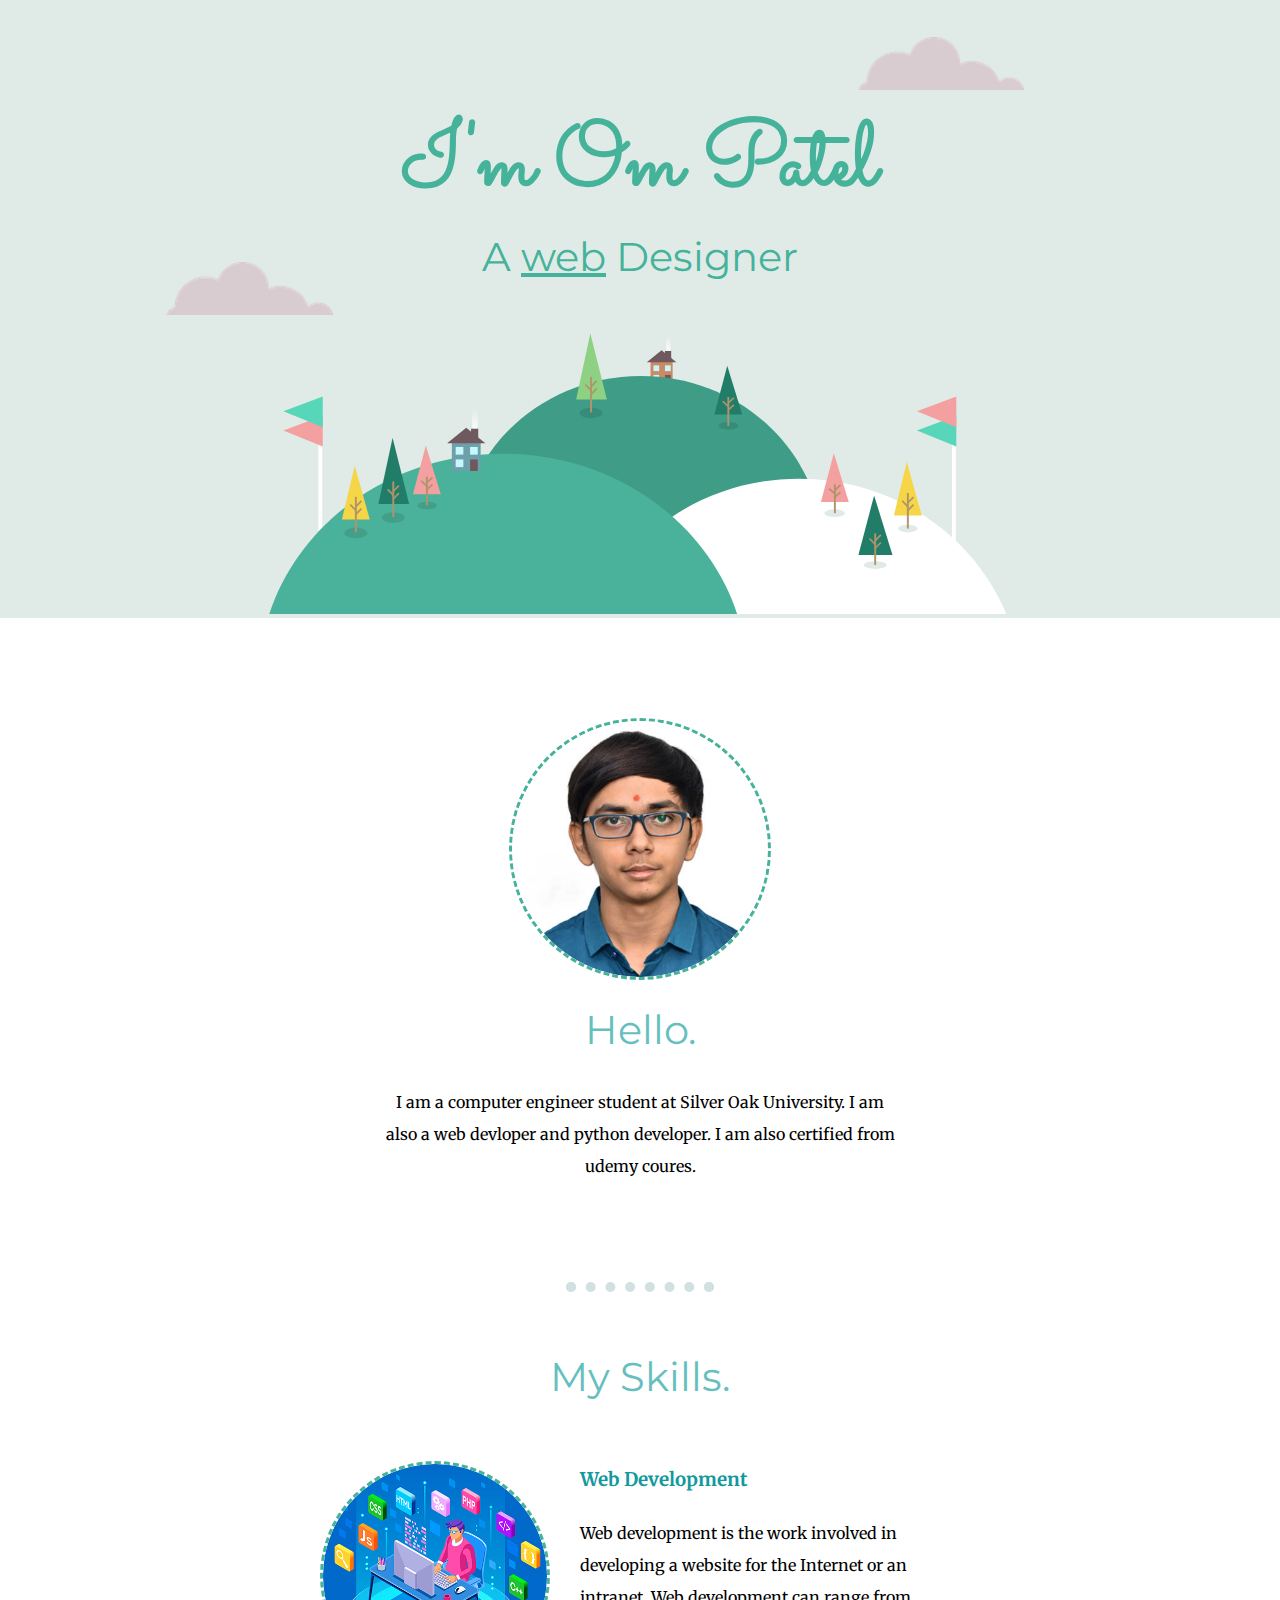
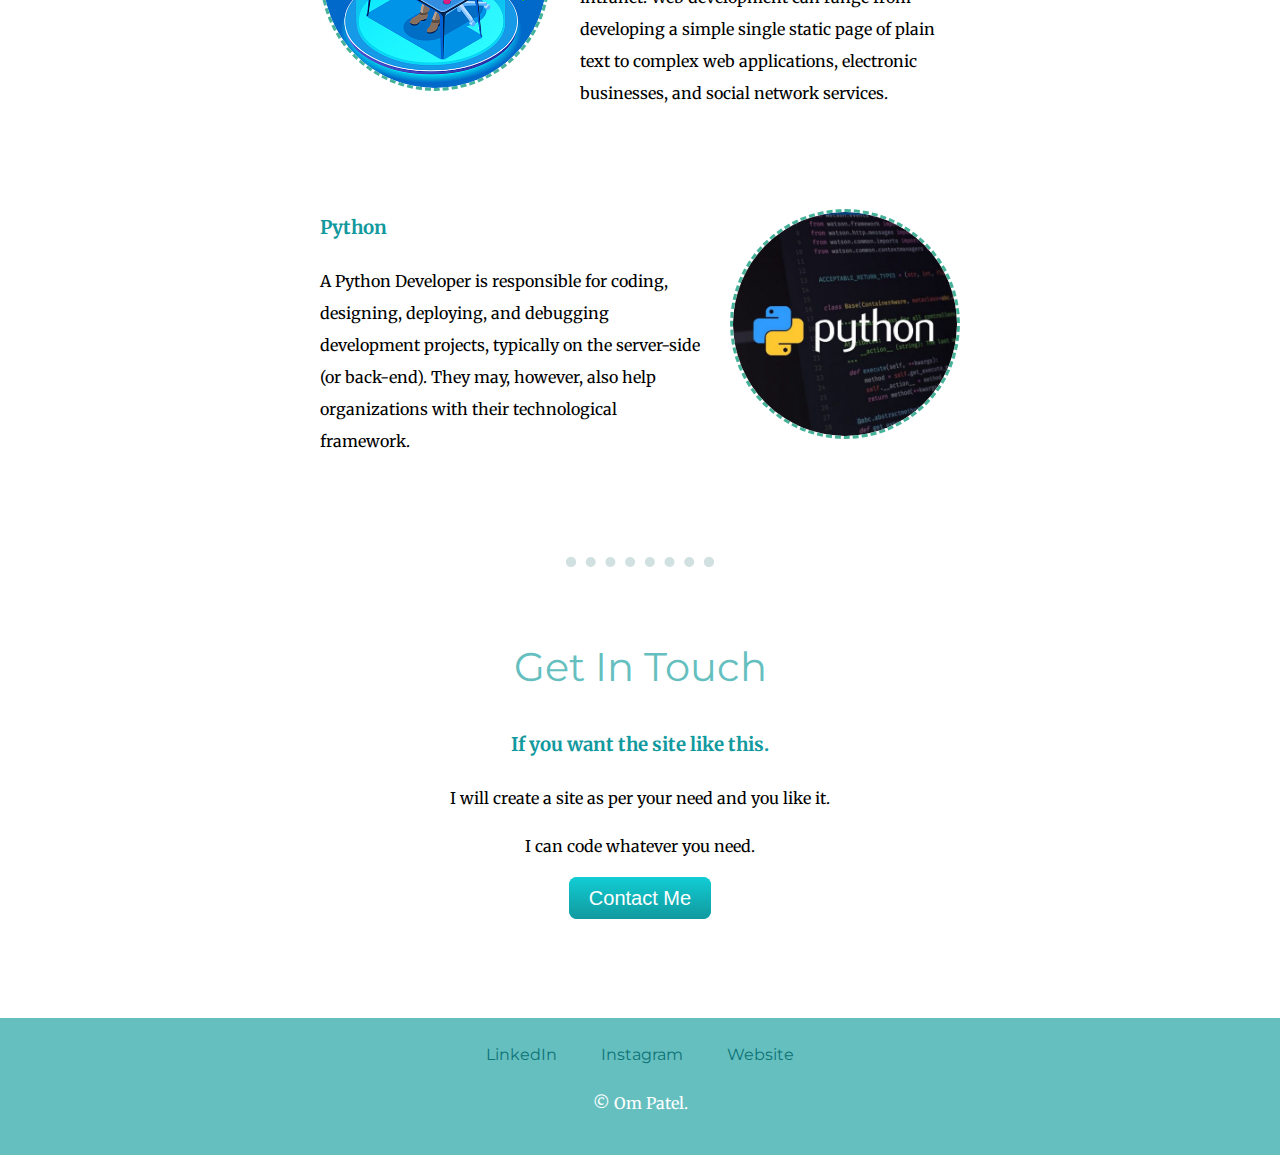
<file: index.html>
<!DOCTYPE html>
<html lang="en">
<head>
    <meta charset="UTF-8">
    <title>Om Patel</title>
    <link rel="stylesheet" href="CSS\styles.css">
    <link rel="icon" href="Images\favicon.ico">
    <link rel="preconnect" href="https://fonts.googleapis.com">
    <link rel="preconnect" href="https://fonts.gstatic.com" crossorigin>
    <link href="https://fonts.googleapis.com/css2?family=Merriweather&family=Montserrat&family=Sacramento&display=swap" rel="stylesheet">
</head>
<body>
    <div class="loader"></div>
    <div class="topcontainer">
        <img class="upper-cloud" src="Images\cloud.png" alt="cloud-img">
        <h1 class="name">I'm Om Patel</h1>
        <h2 class="sub">A <span class="web">web</span> Designer</h2>
        <img class="lowwer-cloud" src="Images\cloud.png" alt="cloud-img">
        <img class="land" src="Images\land.svg" alt="land-img">
    </div>
    <div class="middle-container">
        <div class="profile">
          <img class="ompic" src="Images\om.png" alt="om-img">
          <h2>Hello.</h2>
          <p>
            I am a computer engineer student at Silver Oak University. I am also a web devloper and python developer. I am also certified from udemy coures.
          </p>
        </div>
        <hr>
        <div class="skills">
          <h2>My Skills.</h2>
          <div class="skill-row">
            <img class="webdev" src="Images\webdev.png" alt="web-img">
            <h3>Web Development</h3>
            <p>
              Web development is the work involved in developing a website for the Internet or an intranet. Web development can range from developing a simple single static page of plain text to complex web applications, electronic businesses, and social network services.
            </p>
          </div>
          <div class="skill-row">
            <img class="python" src="Images\python.png" alt="python-img">
            <h3>Python</h3>
            <p>
              A Python Developer is responsible for coding, designing, deploying, and debugging development projects, typically on the server-side (or back-end). They may, however, also help organizations with their technological framework.
            </p>
          </div>
        </div>
        <hr>
        <div class="contact-me">
          <h2>Get In Touch</h2>
          <h3>If you want the site like this.</h3>
          <p>I will create a site as per your need and you like it.</p>
          <p>I can code whatever you need.</p>
          <a class="btn" href="contact.html">Contact Me</a>
        </div>
    </div>
      
      
    <div class="bottom-container">
        <a class="footer-link" href="https://www.linkedin.com/in/om-patel-091239224">LinkedIn</a>
        <a class="footer-link" href="https://www.instagram.com/ompatel_0803/">Instagram</a>
        <a class="footer-link" href="https://staysmart2018.github.io/CV/">Website</a>
        <p class="footer">© Om Patel.</p>
    </div>
    <script>
        $(window).on("load",function(){
     $(".loader-wrapper").fadeOut("slow");
     });
    </script>
</body>
</html>
</file>
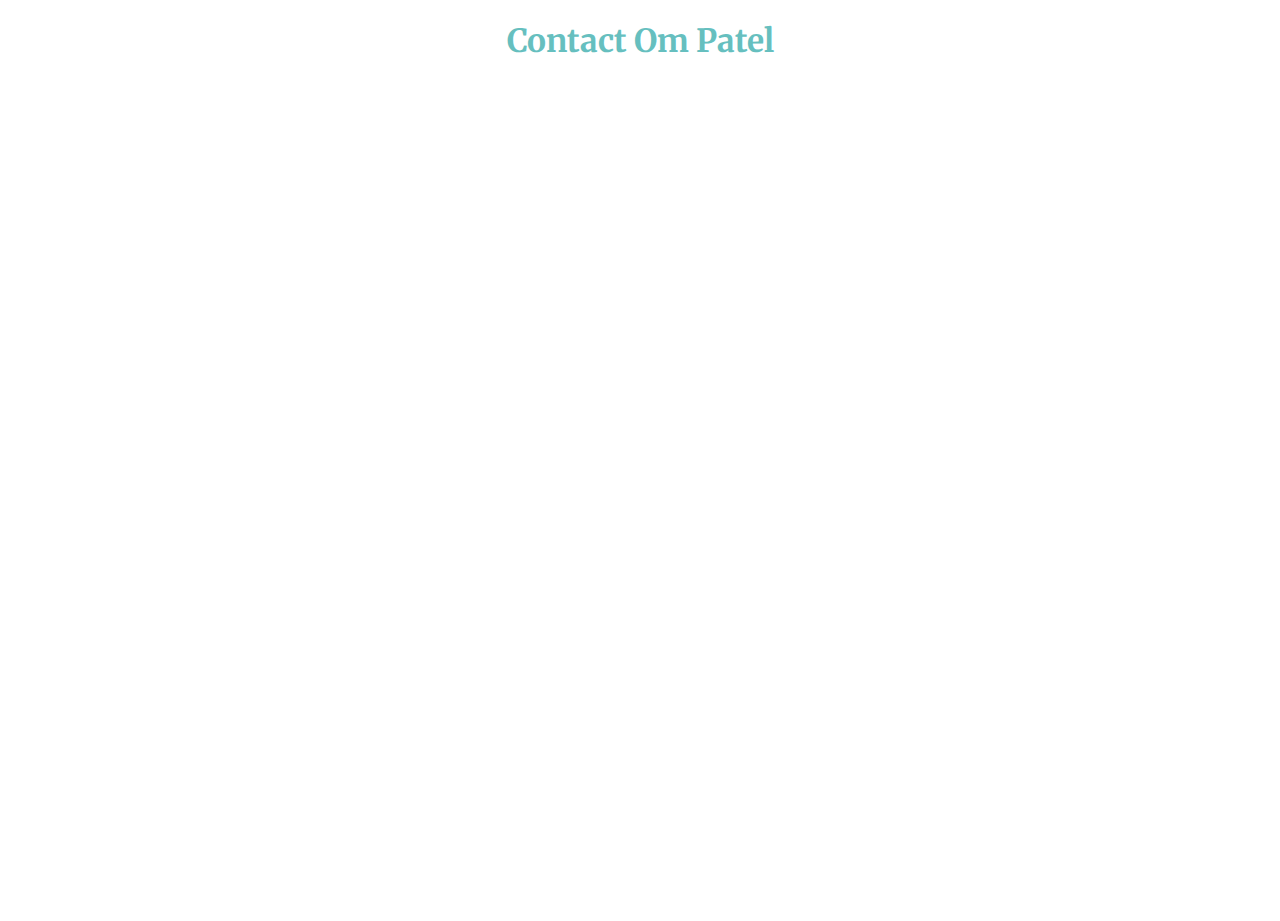
<file: contact.html>
<!DOCTYPE html>
<html lang="en">
<head>
    <meta charset="UTF-8">
    <title>Contact Me</title>
    <link rel="stylesheet" href="CSS\styles.css">
    <link rel="icon" href="Images\favicon.ico">
    <link rel="preconnect" href="https://fonts.googleapis.com">
    <link rel="preconnect" href="https://fonts.gstatic.com" crossorigin>
    <link href="https://fonts.googleapis.com/css2?family=Merriweather&family=Montserrat&family=Sacramento&display=swap" rel="stylesheet">
</head>
<body>
    <h1>Contact Om Patel</h1>
    <iframe src="https://docs.google.com/forms/d/e/1FAIpQLSee-_MDcZfklxCgxecEZIKhUS_JyZvGmCJU7k6Zug-Qfu6Dwg/viewform?embedded=true" width="640" height="700" frameborder="0" marginheight="0" marginwidth="0">Loading…</iframe>
</body>
</html>
</file>
